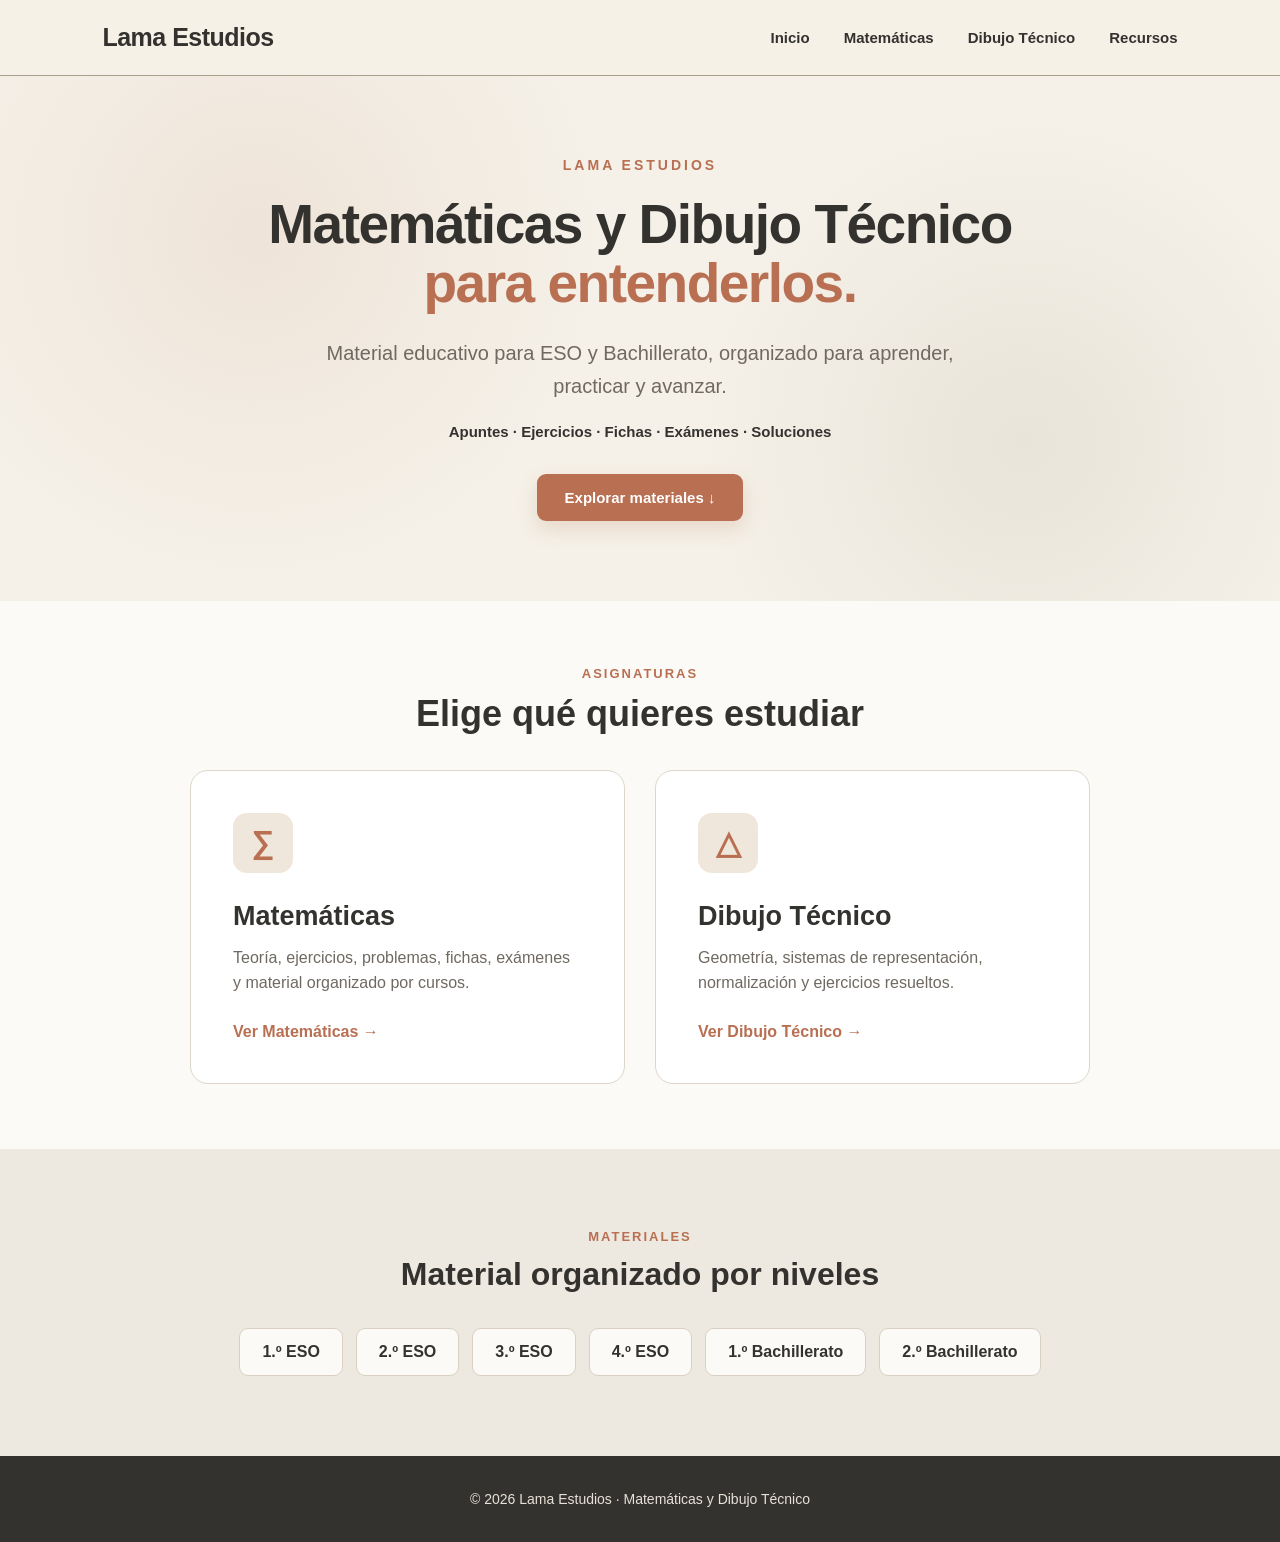
<file: index.html>
<!DOCTYPE html>
<html lang="es">

<head>
    <meta charset="UTF-8">
    <meta name="viewport" content="width=device-width, initial-scale=1.0">

    <title>Lama Estudios | Matemáticas y Dibujo Técnico</title>

    <link rel="stylesheet" href="styles.css">

    <style>

        /* =========================
           PORTADA
        ========================== */

        .hero {
            min-height: 440px;
            padding: 80px 20px;
            display: flex;
            align-items: center;
            justify-content: center;
            text-align: center;

            background:
                radial-gradient(
                    circle at 20% 30%,
                    var(--acento-transparente) 0%,
                    transparent 32%
                ),
                radial-gradient(
                    circle at 80% 70%,
                    var(--secundario-transparente) 0%,
                    transparent 30%
                ),
                var(--fondo);
        }

        .hero-contenido {
            max-width: 900px;
        }

        .marca {
            display: inline-block;
            color: var(--acento);
            font-size: 14px;
            font-weight: 800;
            letter-spacing: 3px;
            margin-bottom: 22px;
        }

        .hero h1 {
            font-size: 55px;
            line-height: 1.08;
            color: var(--texto);
            letter-spacing: -1.5px;
            margin-bottom: 23px;
        }

        .hero h1 span {
            color: var(--acento);
        }

        .hero-descripcion {
            max-width: 700px;
            margin: 0 auto;
            font-size: 20px;
            line-height: 1.65;
            color: var(--texto-suave);
        }

        .tipos-material {
            margin-top: 20px;
            color: var(--texto);
            font-size: 15px;
            font-weight: 600;
        }

        .boton {
            display: inline-block;
            margin-top: 34px;
            padding: 15px 28px;
            background: var(--acento);
            color: var(--blanco);
            text-decoration: none;
            border-radius: 9px;
            font-size: 15px;
            font-weight: 700;
            box-shadow: 0 8px 20px var(--sombra-acento);
            transition: 0.2s;
        }

        .boton:hover {
            background: var(--acento-hover);
            transform: translateY(-2px);
        }


        /* =========================
           ASIGNATURAS
        ========================== */

        .asignaturas {
            padding: 65px 8%;
            background: var(--superficie);
            text-align: center;
        }

        .titulo-seccion {
            font-size: 13px;
            font-weight: 800;
            letter-spacing: 2px;
            color: var(--acento);
            margin-bottom: 12px;
        }

        .asignaturas h2 {
            font-size: 36px;
            color: var(--texto);
            margin-bottom: 35px;
        }

        .tarjetas {
            display: grid;
            grid-template-columns: repeat(2, 1fr);
            gap: 30px;
            max-width: 900px;
            margin: auto;
        }

        .tarjeta {
            position: relative;
            overflow: hidden;
            min-height: 290px;
            padding: 42px;
            background: var(--blanco);
            border: 1px solid var(--borde);
            border-radius: 18px;
            text-align: left;
            transition: 0.25s;
        }

        .tarjeta:hover {
            transform: translateY(-6px);
            box-shadow: 0 18px 40px var(--sombra-tarjeta);
            border-color: var(--secundario);
        }

        .simbolo {
            width: 60px;
            height: 60px;
            display: flex;
            align-items: center;
            justify-content: center;
            border-radius: 14px;
            background: var(--fondo-icono);
            color: var(--acento);
            font-size: 32px;
            font-weight: bold;
            margin-bottom: 28px;
        }

        .tarjeta h3 {
            font-size: 27px;
            color: var(--texto);
            margin-bottom: 13px;
        }

        .tarjeta p {
            color: var(--texto-suave);
            line-height: 1.6;
            margin-bottom: 27px;
        }

        .tarjeta a {
            color: var(--acento);
            text-decoration: none;
            font-weight: 700;
        }


        /* =========================
           NIVELES
        ========================== */

        .niveles {
            padding: 80px 8%;
            background: var(--fondo-suave);
            text-align: center;
        }

        .niveles h2 {
            color: var(--texto);
            font-size: 32px;
            margin-bottom: 35px;
        }

        .lista-niveles {
            display: flex;
            flex-wrap: wrap;
            justify-content: center;
            gap: 13px;
        }

        .nivel {
            background: var(--superficie);
            border: 1px solid var(--borde-suave);
            padding: 14px 22px;
            border-radius: 9px;
            color: var(--texto);
            font-weight: 700;
            transition: 0.2s;
        }

        .nivel:hover {
            color: var(--acento);
            border-color: var(--acento);
        }


        /* =========================
           MÓVIL - PORTADA
        ========================== */

        @media (max-width: 750px) {

            .hero {
                min-height: 500px;
                padding: 70px 22px;
            }

            .hero h1 {
                font-size: 39px;
            }

            .hero-descripcion {
                font-size: 17px;
            }

            .tarjetas {
                grid-template-columns: 1fr;
            }

            .asignaturas h2 {
                font-size: 30px;
            }
        }

    </style>
</head>


<body>

    <!-- CABECERA -->

    <header>

        <div class="logo">
            Lama Estudios
        </div>

        <nav>
            <a href="#">Inicio</a>
            <a href="matematicas.html">Matemáticas</a>
            <a href="#dibujo">Dibujo Técnico</a>
            <a href="#materiales">Recursos</a>
        </nav>

    </header>


    <main>

        <!-- PORTADA -->

        <section class="hero">

            <div class="hero-contenido">

                <div class="marca">
                    LAMA ESTUDIOS
                </div>

                <h1>
                    Matemáticas y Dibujo Técnico<br>
                    <span>para entenderlos.</span>
                </h1>

                <p class="hero-descripcion">
                    Material educativo para ESO y Bachillerato,
                    organizado para aprender, practicar y avanzar.
                </p>

                <p class="tipos-material">
                    Apuntes · Ejercicios · Fichas · Exámenes · Soluciones
                </p>

                <a href="#asignaturas" class="boton">
                    Explorar materiales ↓
                </a>

            </div>

        </section>


        <!-- ASIGNATURAS -->

        <section class="asignaturas" id="asignaturas">

            <div class="titulo-seccion">
                ASIGNATURAS
            </div>

            <h2>
                Elige qué quieres estudiar
            </h2>

            <div class="tarjetas">


                <!-- MATEMÁTICAS -->

                <div class="tarjeta" id="matematicas">

                    <div class="simbolo">
                        ∑
                    </div>

                    <h3>
                        Matemáticas
                    </h3>

                    <p>
                        Teoría, ejercicios, problemas, fichas,
                        exámenes y material organizado por cursos.
                    </p>

                    <a href="matematicas.html">
                        Ver Matemáticas →
                    </a>

                </div>


                <!-- DIBUJO TÉCNICO -->

                <div class="tarjeta" id="dibujo">

                    <div class="simbolo">
                        △
                    </div>

                    <h3>
                        Dibujo Técnico
                    </h3>

                    <p>
                        Geometría, sistemas de representación,
                        normalización y ejercicios resueltos.
                    </p>

                    <a href="#">
                        Ver Dibujo Técnico →
                    </a>

                </div>


            </div>

        </section>


        <!-- NIVELES -->

        <section class="niveles" id="materiales">

            <div class="titulo-seccion">
                MATERIALES
            </div>

            <h2>
                Material organizado por niveles
            </h2>

            <div class="lista-niveles">

                <div class="nivel">1.º ESO</div>
                <div class="nivel">2.º ESO</div>
                <div class="nivel">3.º ESO</div>
                <div class="nivel">4.º ESO</div>
                <div class="nivel">1.º Bachillerato</div>
                <div class="nivel">2.º Bachillerato</div>

            </div>

        </section>

    </main>


    <!-- PIE -->

    <footer>
        © 2026 Lama Estudios · Matemáticas y Dibujo Técnico
    </footer>

</body>

</html>
</file>
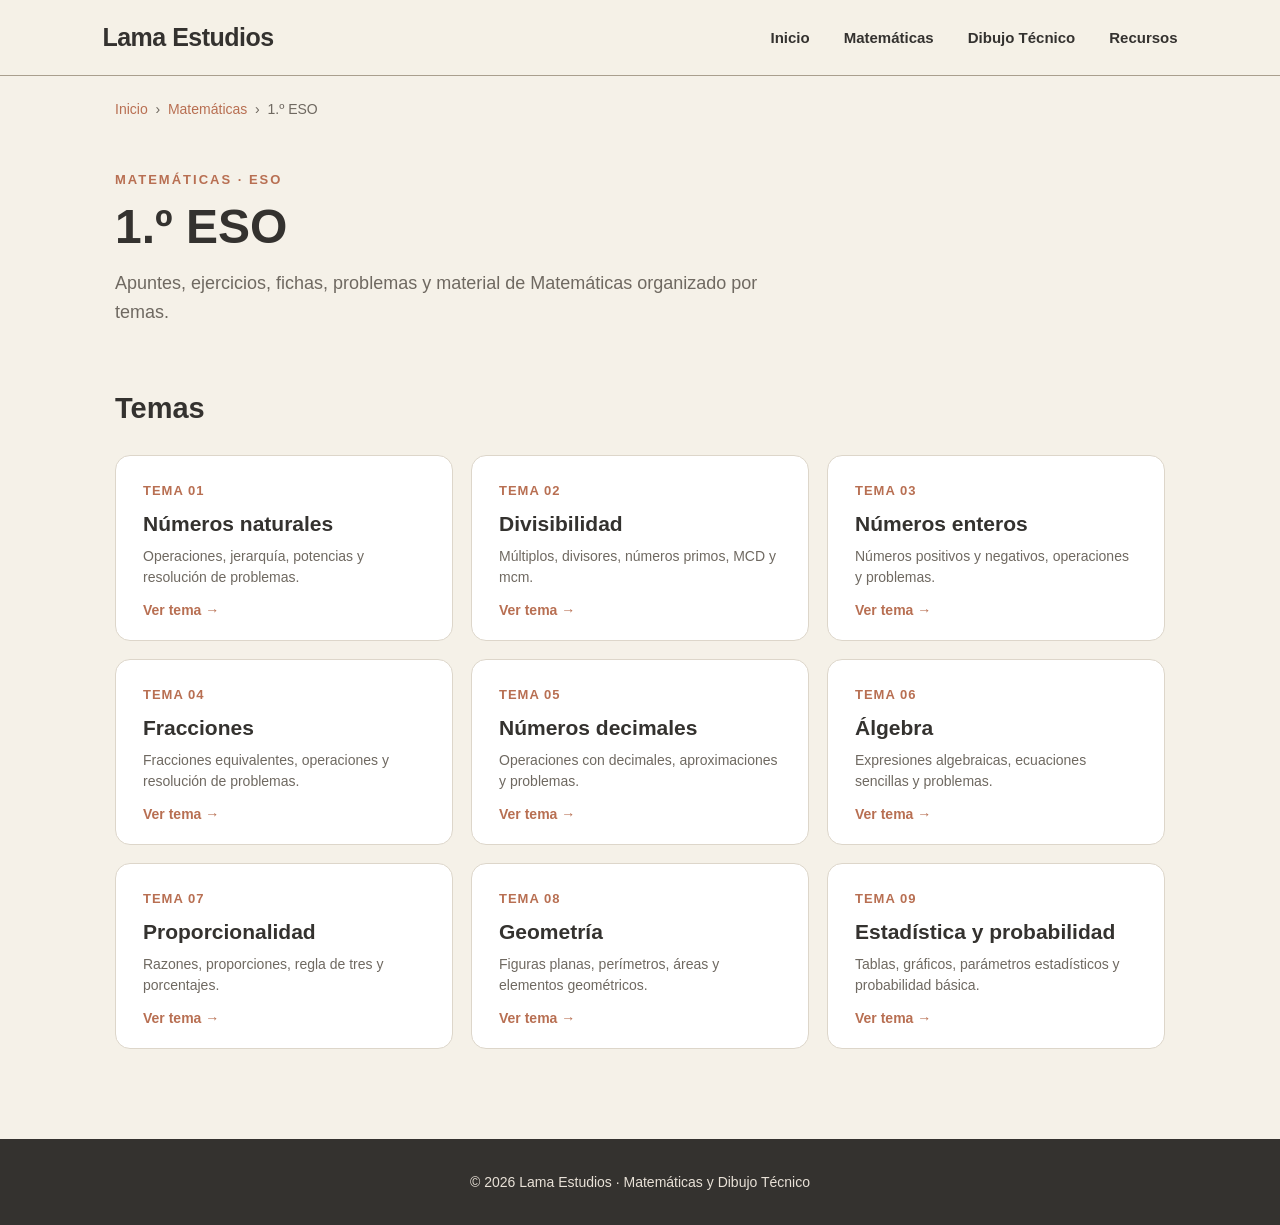
<file: 1eso.html>
<!DOCTYPE html>
<html lang="es">

<head>
    <meta charset="UTF-8">
    <meta name="viewport" content="width=device-width, initial-scale=1.0">

    <title>1.º ESO Matemáticas | Lama Estudios</title>

    <link rel="stylesheet" href="styles.css">

    <style>

        /* =========================
           MIGAS DE PAN
        ========================== */

        .breadcrumb {
            max-width: 1100px;
            margin: auto;
            padding: 25px 25px 0;
            font-size: 14px;
            color: var(--texto-suave);
        }

        .breadcrumb a {
            color: var(--acento);
            text-decoration: none;
        }


        /* =========================
           PRESENTACIÓN
        ========================== */

        .intro {
            max-width: 1100px;
            margin: auto;
            padding: 55px 25px 55px;
        }

        .etiqueta {
            color: var(--acento);
            font-size: 13px;
            font-weight: 800;
            letter-spacing: 2px;
            margin-bottom: 12px;
        }

        .intro h1 {
            color: var(--texto);
            font-size: 48px;
            margin-bottom: 15px;
        }

        .intro p {
            color: var(--texto-suave);
            font-size: 18px;
            line-height: 1.6;
            max-width: 700px;
        }


        /* =========================
           TEMAS
        ========================== */

        .contenido {
            max-width: 1100px;
            margin: auto;
            padding: 10px 25px 90px;
        }

        .contenido h2 {
            color: var(--texto);
            font-size: 29px;
            margin-bottom: 30px;
        }

        .temas {
            display: grid;
            grid-template-columns: repeat(3, 1fr);
            gap: 18px;
        }

        .tema {
            display: block;
            position: relative;
            min-height: 180px;
            padding: 27px;
            background: var(--blanco);
            border: 1px solid var(--borde);
            border-radius: 15px;
            text-decoration: none;
            transition: 0.2s;
        }

        .tema:hover {
            transform: translateY(-4px);
            border-color: var(--acento);
            box-shadow: 0 12px 25px var(--sombra-tarjeta);
        }

        .numero-tema {
            color: var(--acento);
            font-size: 13px;
            font-weight: 800;
            letter-spacing: 1px;
            margin-bottom: 14px;
        }

        .tema h3 {
            color: var(--texto);
            font-size: 21px;
            margin-bottom: 10px;
        }

        .tema p {
            color: var(--texto-suave);
            font-size: 14px;
            line-height: 1.5;
            padding-bottom: 25px;
        }

        .flecha {
            position: absolute;
            bottom: 22px;
            left: 27px;
            color: var(--acento);
            font-weight: 700;
            font-size: 14px;
        }


        /* =========================
           RESPONSIVE 1.º ESO
        ========================== */

        @media (max-width: 850px) {

            .temas {
                grid-template-columns: repeat(2, 1fr);
            }

        }

        @media (max-width: 600px) {

            .intro h1 {
                font-size: 38px;
            }

            .temas {
                grid-template-columns: 1fr;
            }

        }

    </style>

</head>

<body>

    <header>

        <div class="logo">
            <a href="index.html">Lama Estudios</a>
        </div>

        <nav>
            <a href="index.html">Inicio</a>
            <a href="matematicas.html">Matemáticas</a>
            <a href="#">Dibujo Técnico</a>
            <a href="#">Recursos</a>
        </nav>

    </header>


    <main>

        <!-- RUTA -->

        <div class="breadcrumb">
            <a href="index.html">Inicio</a>
            &nbsp;›&nbsp;
            <a href="matematicas.html">Matemáticas</a>
            &nbsp;›&nbsp;
            1.º ESO
        </div>


        <!-- PRESENTACIÓN -->

        <section class="intro">

            <div class="etiqueta">
                MATEMÁTICAS · ESO
            </div>

            <h1>1.º ESO</h1>

            <p>
                Apuntes, ejercicios, fichas, problemas y material
                de Matemáticas organizado por temas.
            </p>

        </section>


        <!-- TEMAS -->

        <section class="contenido">

            <h2>Temas</h2>

            <div class="temas">


                <a class="tema" href="#">
                    <div class="numero-tema">TEMA 01</div>
                    <h3>Números naturales</h3>
                    <p>
                        Operaciones, jerarquía, potencias
                        y resolución de problemas.
                    </p>
                    <div class="flecha">Ver tema →</div>
                </a>


                <a class="tema" href="#">
                    <div class="numero-tema">TEMA 02</div>
                    <h3>Divisibilidad</h3>
                    <p>
                        Múltiplos, divisores, números primos,
                        MCD y mcm.
                    </p>
                    <div class="flecha">Ver tema →</div>
                </a>


                <a class="tema" href="#">
                    <div class="numero-tema">TEMA 03</div>
                    <h3>Números enteros</h3>
                    <p>
                        Números positivos y negativos,
                        operaciones y problemas.
                    </p>
                    <div class="flecha">Ver tema →</div>
                </a>


                <a class="tema" href="#">
                    <div class="numero-tema">TEMA 04</div>
                    <h3>Fracciones</h3>
                    <p>
                        Fracciones equivalentes, operaciones
                        y resolución de problemas.
                    </p>
                    <div class="flecha">Ver tema →</div>
                </a>


                <a class="tema" href="#">
                    <div class="numero-tema">TEMA 05</div>
                    <h3>Números decimales</h3>
                    <p>
                        Operaciones con decimales,
                        aproximaciones y problemas.
                    </p>
                    <div class="flecha">Ver tema →</div>
                </a>


                <a class="tema" href="#">
                    <div class="numero-tema">TEMA 06</div>
                    <h3>Álgebra</h3>
                    <p>
                        Expresiones algebraicas,
                        ecuaciones sencillas y problemas.
                    </p>
                    <div class="flecha">Ver tema →</div>
                </a>


                <a class="tema" href="#">
                    <div class="numero-tema">TEMA 07</div>
                    <h3>Proporcionalidad</h3>
                    <p>
                        Razones, proporciones,
                        regla de tres y porcentajes.
                    </p>
                    <div class="flecha">Ver tema →</div>
                </a>


                <a class="tema" href="#">
                    <div class="numero-tema">TEMA 08</div>
                    <h3>Geometría</h3>
                    <p>
                        Figuras planas, perímetros,
                        áreas y elementos geométricos.
                    </p>
                    <div class="flecha">Ver tema →</div>
                </a>


                <a class="tema" href="#">
                    <div class="numero-tema">TEMA 09</div>
                    <h3>Estadística y probabilidad</h3>
                    <p>
                        Tablas, gráficos, parámetros estadísticos
                        y probabilidad básica.
                    </p>
                    <div class="flecha">Ver tema →</div>
                </a>


            </div>

        </section>

    </main>


    <footer>
        © 2026 Lama Estudios · Matemáticas y Dibujo Técnico
    </footer>

</body>

</html>
</file>
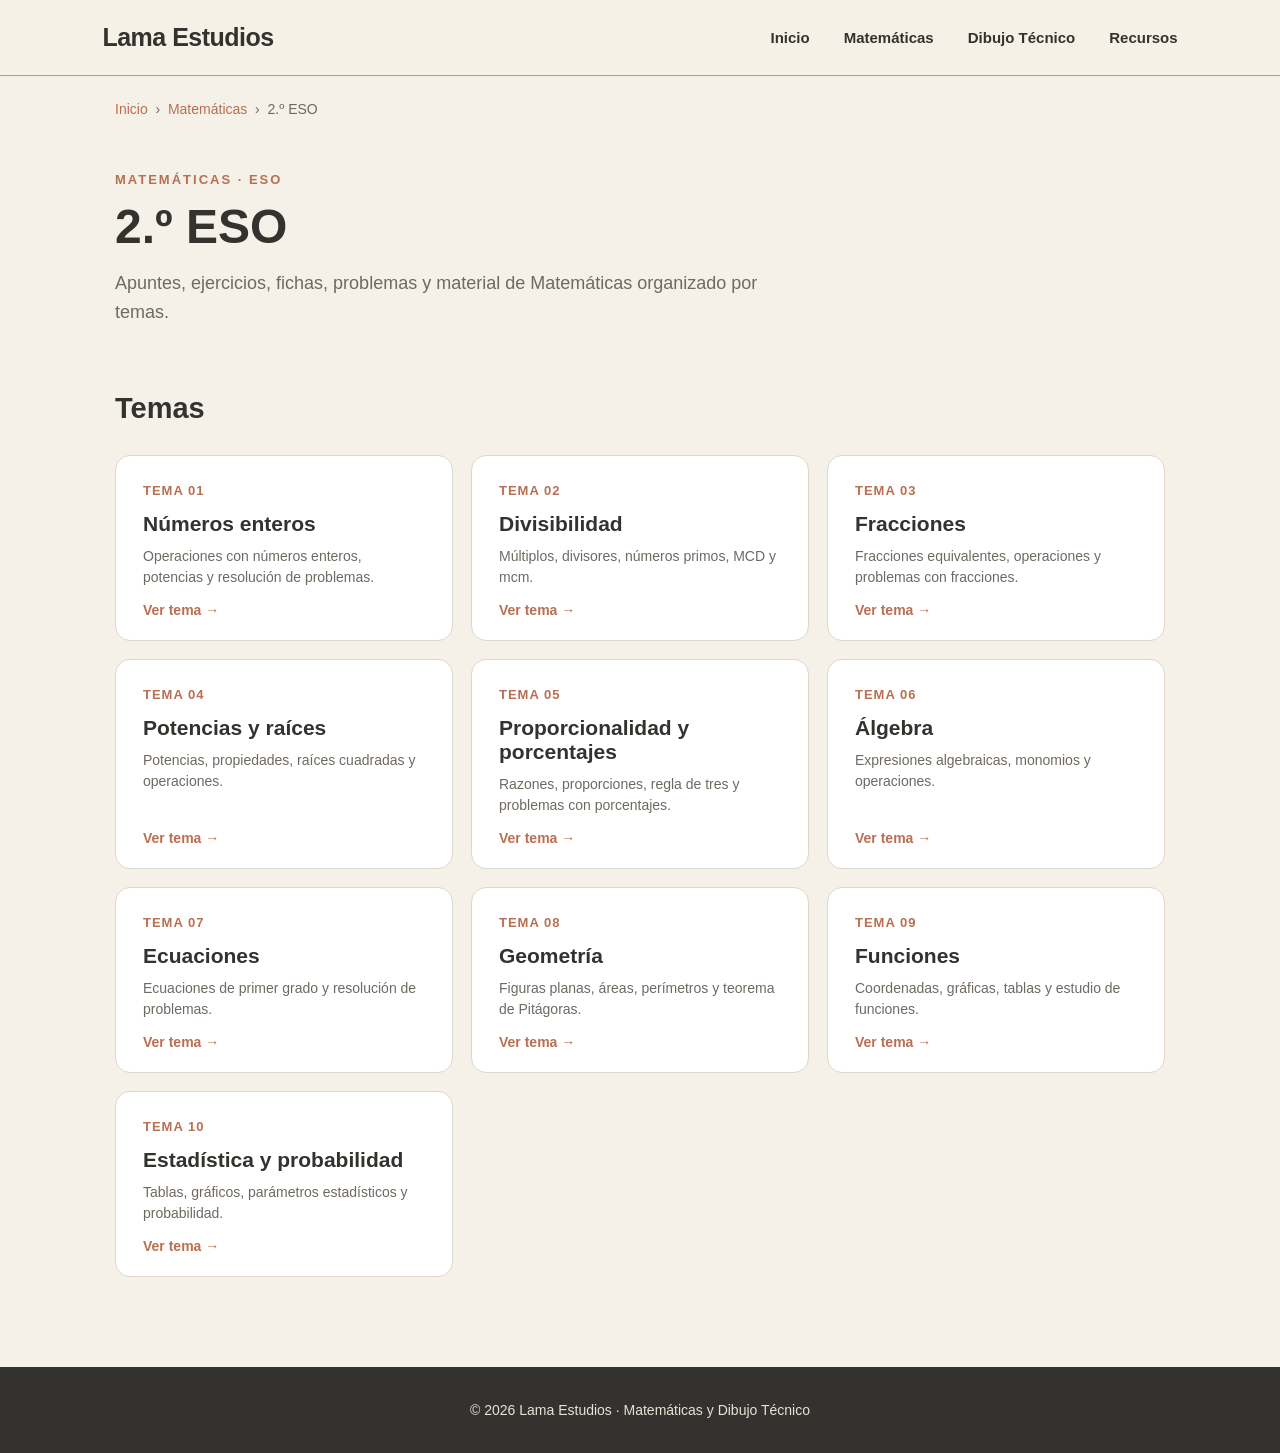
<file: 2eso.html>
<!DOCTYPE html>
<html lang="es">

<head>
    <meta charset="UTF-8">
    <meta name="viewport" content="width=device-width, initial-scale=1.0">

    <title>2.º ESO Matemáticas | Lama Estudios</title>

    <link rel="stylesheet" href="styles.css">

    <style>

        /* =========================
           MIGAS DE PAN
        ========================== */

        .breadcrumb {
            max-width: 1100px;
            margin: auto;
            padding: 25px 25px 0;
            font-size: 14px;
            color: var(--texto-suave);
        }

        .breadcrumb a {
            color: var(--acento);
            text-decoration: none;
        }


        /* =========================
           PRESENTACIÓN
        ========================== */

        .intro {
            max-width: 1100px;
            margin: auto;
            padding: 55px 25px 55px;
        }

        .etiqueta {
            color: var(--acento);
            font-size: 13px;
            font-weight: 800;
            letter-spacing: 2px;
            margin-bottom: 12px;
        }

        .intro h1 {
            color: var(--texto);
            font-size: 48px;
            margin-bottom: 15px;
        }

        .intro p {
            color: var(--texto-suave);
            font-size: 18px;
            line-height: 1.6;
            max-width: 700px;
        }


        /* =========================
           TEMAS
        ========================== */

        .contenido {
            max-width: 1100px;
            margin: auto;
            padding: 10px 25px 90px;
        }

        .contenido h2 {
            color: var(--texto);
            font-size: 29px;
            margin-bottom: 30px;
        }

        .temas {
            display: grid;
            grid-template-columns: repeat(3, 1fr);
            gap: 18px;
        }

        .tema {
            display: block;
            position: relative;
            min-height: 180px;
            padding: 27px;
            background: var(--blanco);
            border: 1px solid var(--borde);
            border-radius: 15px;
            text-decoration: none;
            transition: 0.2s;
        }

        .tema:hover {
            transform: translateY(-4px);
            border-color: var(--acento);
            box-shadow: 0 12px 25px var(--sombra-tarjeta);
        }

        .numero-tema {
            color: var(--acento);
            font-size: 13px;
            font-weight: 800;
            letter-spacing: 1px;
            margin-bottom: 14px;
        }

        .tema h3 {
            color: var(--texto);
            font-size: 21px;
            margin-bottom: 10px;
        }

        .tema p {
            color: var(--texto-suave);
            font-size: 14px;
            line-height: 1.5;
            padding-bottom: 25px;
        }

        .flecha {
            position: absolute;
            bottom: 22px;
            left: 27px;
            color: var(--acento);
            font-weight: 700;
            font-size: 14px;
        }


        /* =========================
           RESPONSIVE 2.º ESO
        ========================== */

        @media (max-width: 850px) {

            .temas {
                grid-template-columns: repeat(2, 1fr);
            }

        }

        @media (max-width: 600px) {

            .intro h1 {
                font-size: 38px;
            }

            .temas {
                grid-template-columns: 1fr;
            }

        }

    </style>

</head>

<body>

    <header>

        <div class="logo">
            <a href="index.html">Lama Estudios</a>
        </div>

        <nav>
            <a href="index.html">Inicio</a>
            <a href="matematicas.html">Matemáticas</a>
            <a href="#">Dibujo Técnico</a>
            <a href="#">Recursos</a>
        </nav>

    </header>


    <main>

        <!-- RUTA -->

        <div class="breadcrumb">
            <a href="index.html">Inicio</a>
            &nbsp;›&nbsp;
            <a href="matematicas.html">Matemáticas</a>
            &nbsp;›&nbsp;
            2.º ESO
        </div>


        <!-- PRESENTACIÓN -->

        <section class="intro">

            <div class="etiqueta">
                MATEMÁTICAS · ESO
            </div>

            <h1>2.º ESO</h1>

            <p>
                Apuntes, ejercicios, fichas, problemas y material
                de Matemáticas organizado por temas.
            </p>

        </section>


        <!-- TEMAS -->

        <section class="contenido">

            <h2>Temas</h2>

            <div class="temas">


                <a class="tema" href="#">
                    <div class="numero-tema">TEMA 01</div>
                    <h3>Números enteros</h3>
                    <p>
                        Operaciones con números enteros,
                        potencias y resolución de problemas.
                    </p>
                    <div class="flecha">Ver tema →</div>
                </a>


                <a class="tema" href="#">
                    <div class="numero-tema">TEMA 02</div>
                    <h3>Divisibilidad</h3>
                    <p>
                        Múltiplos, divisores, números primos,
                        MCD y mcm.
                    </p>
                    <div class="flecha">Ver tema →</div>
                </a>


                <a class="tema" href="#">
                    <div class="numero-tema">TEMA 03</div>
                    <h3>Fracciones</h3>
                    <p>
                        Fracciones equivalentes, operaciones
                        y problemas con fracciones.
                    </p>
                    <div class="flecha">Ver tema →</div>
                </a>


                <a class="tema" href="#">
                    <div class="numero-tema">TEMA 04</div>
                    <h3>Potencias y raíces</h3>
                    <p>
                        Potencias, propiedades,
                        raíces cuadradas y operaciones.
                    </p>
                    <div class="flecha">Ver tema →</div>
                </a>


                <a class="tema" href="#">
                    <div class="numero-tema">TEMA 05</div>
                    <h3>Proporcionalidad y porcentajes</h3>
                    <p>
                        Razones, proporciones, regla de tres
                        y problemas con porcentajes.
                    </p>
                    <div class="flecha">Ver tema →</div>
                </a>


                <a class="tema" href="#">
                    <div class="numero-tema">TEMA 06</div>
                    <h3>Álgebra</h3>
                    <p>
                        Expresiones algebraicas,
                        monomios y operaciones.
                    </p>
                    <div class="flecha">Ver tema →</div>
                </a>


                <a class="tema" href="#">
                    <div class="numero-tema">TEMA 07</div>
                    <h3>Ecuaciones</h3>
                    <p>
                        Ecuaciones de primer grado
                        y resolución de problemas.
                    </p>
                    <div class="flecha">Ver tema →</div>
                </a>


                <a class="tema" href="#">
                    <div class="numero-tema">TEMA 08</div>
                    <h3>Geometría</h3>
                    <p>
                        Figuras planas, áreas, perímetros
                        y teorema de Pitágoras.
                    </p>
                    <div class="flecha">Ver tema →</div>
                </a>


                <a class="tema" href="#">
                    <div class="numero-tema">TEMA 09</div>
                    <h3>Funciones</h3>
                    <p>
                        Coordenadas, gráficas,
                        tablas y estudio de funciones.
                    </p>
                    <div class="flecha">Ver tema →</div>
                </a>


                <a class="tema" href="#">
                    <div class="numero-tema">TEMA 10</div>
                    <h3>Estadística y probabilidad</h3>
                    <p>
                        Tablas, gráficos, parámetros estadísticos
                        y probabilidad.
                    </p>
                    <div class="flecha">Ver tema →</div>
                </a>


            </div>

        </section>

    </main>


    <footer>
        © 2026 Lama Estudios · Matemáticas y Dibujo Técnico
    </footer>

</body>

</html>
</file>
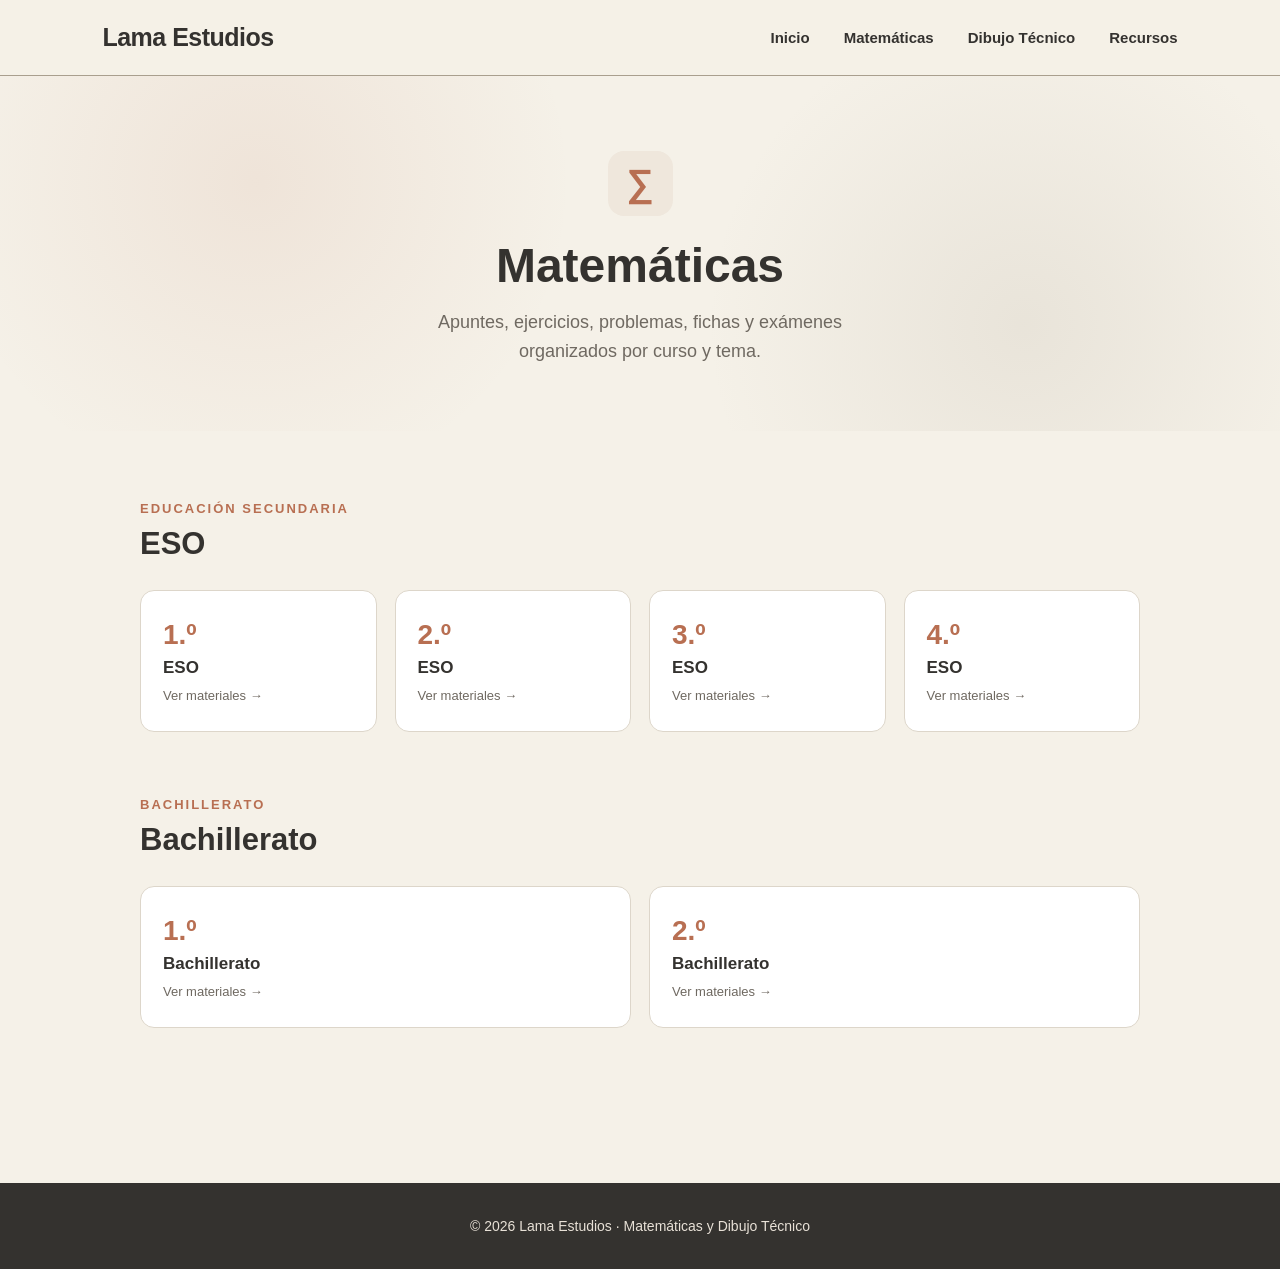
<file: matematicas.html>
<!DOCTYPE html>
<html lang="es">

<head>
    <meta charset="UTF-8">
    <meta name="viewport" content="width=device-width, initial-scale=1.0">

    <title>Matemáticas | Lama Estudios</title>

    <link rel="stylesheet" href="styles.css">

    <style>

        /* =========================
           CABECERA MATEMÁTICAS
        ========================== */

        .intro {
            padding: 75px 20px 65px;
            text-align: center;

            background:
                radial-gradient(
                    circle at 20% 30%,
                    var(--acento-transparente) 0%,
                    transparent 30%
                ),
                radial-gradient(
                    circle at 80% 70%,
                    var(--secundario-transparente) 0%,
                    transparent 30%
                ),
                var(--fondo);
        }

        .simbolo-principal {
            width: 65px;
            height: 65px;
            margin: 0 auto 22px;
            display: flex;
            align-items: center;
            justify-content: center;
            background: var(--fondo-icono);
            border-radius: 16px;
            color: var(--acento);
            font-size: 38px;
            font-weight: bold;
        }

        .intro h1 {
            font-size: 48px;
            color: var(--texto);
            margin-bottom: 15px;
        }

        .intro p {
            font-size: 18px;
            color: var(--texto-suave);
            line-height: 1.6;
        }


        /* =========================
           CURSOS
        ========================== */

        .cursos {
            max-width: 1050px;
            margin: auto;
            padding: 70px 25px 90px;
        }

        .bloque {
            margin-bottom: 65px;
        }

        .etiqueta {
            color: var(--acento);
            font-size: 13px;
            font-weight: 800;
            letter-spacing: 2px;
            margin-bottom: 10px;
        }

        .bloque h2 {
            color: var(--texto);
            font-size: 31px;
            margin-bottom: 28px;
        }

        .rejilla {
            display: grid;
            grid-template-columns: repeat(4, 1fr);
            gap: 18px;
        }

        .curso {
            background: var(--blanco);
            border: 1px solid var(--borde);
            border-radius: 14px;
            padding: 28px 22px;
            text-decoration: none;
            transition: 0.2s;
        }

        .curso:hover {
            transform: translateY(-4px);
            border-color: var(--acento);
            box-shadow: 0 12px 25px var(--sombra-tarjeta);
        }

        .numero {
            font-size: 28px;
            font-weight: 800;
            color: var(--acento);
            margin-bottom: 7px;
        }

        .nombre {
            color: var(--texto);
            font-weight: 700;
            font-size: 17px;
        }

        .descripcion {
            color: var(--texto-suave);
            font-size: 13px;
            margin-top: 10px;
        }


        /* =========================
           BACHILLERATO
        ========================== */

        .rejilla-bach {
            display: grid;
            grid-template-columns: repeat(2, 1fr);
            gap: 18px;
        }


        /* =========================
           RESPONSIVE MATEMÁTICAS
        ========================== */

        @media (max-width: 800px) {

            .intro h1 {
                font-size: 39px;
            }

            .rejilla {
                grid-template-columns: repeat(2, 1fr);
            }

            .rejilla-bach {
                grid-template-columns: 1fr;
            }
        }

        @media (max-width: 480px) {

            .rejilla {
                grid-template-columns: 1fr;
            }
        }

    </style>

</head>

<body>

    <header>

        <div class="logo">
            <a href="index.html">Lama Estudios</a>
        </div>

        <nav>
            <a href="index.html">Inicio</a>
            <a href="matematicas.html">Matemáticas</a>
            <a href="#">Dibujo Técnico</a>
            <a href="#">Recursos</a>
        </nav>

    </header>


    <main>

        <section class="intro">

            <div class="simbolo-principal">∑</div>

            <h1>Matemáticas</h1>

            <p>
                Apuntes, ejercicios, problemas, fichas y exámenes<br>
                organizados por curso y tema.
            </p>

        </section>


        <section class="cursos">

            <!-- ESO -->

            <div class="bloque">

                <div class="etiqueta">EDUCACIÓN SECUNDARIA</div>

                <h2>ESO</h2>

                <div class="rejilla">

                    <a class="curso" href="1eso.html">
                        <div class="numero">1.º</div>
                        <div class="nombre">ESO</div>
                        <div class="descripcion">Ver materiales →</div>
                    </a>

                    <a class="curso" href="2eso.html">
                        <div class="numero">2.º</div>
                        <div class="nombre">ESO</div>
                        <div class="descripcion">Ver materiales →</div>
                    </a>

                    <a class="curso" href="3eso.html">
                        <div class="numero">3.º</div>
                        <div class="nombre">ESO</div>
                        <div class="descripcion">Ver materiales →</div>
                    </a>

                    <a class="curso" href="4eso.html">
                        <div class="numero">4.º</div>
                        <div class="nombre">ESO</div>
                        <div class="descripcion">Ver materiales →</div>
                    </a>

                </div>

            </div>


            <!-- BACHILLERATO -->

            <div class="bloque">

                <div class="etiqueta">BACHILLERATO</div>

                <h2>Bachillerato</h2>

                <div class="rejilla-bach">

                    <a class="curso" href="1bach.html">
                        <div class="numero">1.º</div>
                        <div class="nombre">Bachillerato</div>
                        <div class="descripcion">Ver materiales →</div>
                    </a>

                    <a class="curso" href="2bach.html">
                        <div class="numero">2.º</div>
                        <div class="nombre">Bachillerato</div>
                        <div class="descripcion">Ver materiales →</div>
                    </a>

                </div>

            </div>

        </section>

    </main>


    <footer>
        © 2026 Lama Estudios · Matemáticas y Dibujo Técnico
    </footer>

</body>

</html>
</file>
<file: styles.css>
:root {

    /* =========================
       PALETA PRINCIPAL
    ========================== */

    --fondo: #F5F1E8;
    --texto: #34322F;
    --secundario: #A99F8E;
    --acento: #B86F52;


    /* =========================
       COLORES DERIVADOS
    ========================== */

    --texto-suave: #6F6961;

    --blanco: #FFFFFF;
    --superficie: #FCFAF6;

    --fondo-suave: #EEE9E0;
    --fondo-icono: #EFE7DC;

    --borde: #DDD6CA;
    --borde-suave: #D8D0C3;

    --acento-hover: #9F5E45;

    --texto-footer: #E8E1D7;


    /* =========================
       SOMBRAS
    ========================== */

    --sombra-acento: rgba(184, 111, 82, 0.20);
    --sombra-tarjeta: rgba(52, 50, 47, 0.10);


    /* =========================
       FONDOS TRANSPARENTES
    ========================== */

    --cabecera-transparente: rgba(245, 241, 232, 0.96);
    --acento-transparente: rgba(184, 111, 82, 0.10);
    --secundario-transparente: rgba(169, 159, 142, 0.16);
}


/* =====================================================
   ESTILOS GENERALES
===================================================== */

* {
    margin: 0;
    padding: 0;
    box-sizing: border-box;
}

html {
    scroll-behavior: smooth;
}

body {
    font-family: Arial, Helvetica, sans-serif;
    background: var(--fondo);
    color: var(--texto);
}


/* =====================================================
   CABECERA GLOBAL
===================================================== */

header {
    height: 76px;
    padding: 0 8%;

    display: flex;
    justify-content: space-between;
    align-items: center;

    background: var(--cabecera-transparente);
    border-bottom: 1px solid var(--secundario);

    position: sticky;
    top: 0;
    z-index: 100;
}


/* =====================================================
   LOGO / NOMBRE DE LA WEB
===================================================== */

.logo {
    font-size: 25px;
    font-weight: 800;
    color: var(--texto);
    letter-spacing: -0.5px;
}

.logo a {
    text-decoration: none;
    color: inherit;
    font-size: inherit;
    font-weight: inherit;
    letter-spacing: inherit;
}


/* =====================================================
   MENÚ DE NAVEGACIÓN
===================================================== */

nav {
    display: flex;
    gap: 34px;
}

nav a {
    text-decoration: none;
    color: var(--texto);
    font-size: 15px;
    font-weight: 600;
    transition: 0.2s;
}

nav a:hover {
    color: var(--acento);
}


/* =====================================================
   PIE DE PÁGINA
===================================================== */

footer {
    background: var(--texto);
    color: var(--texto-footer);
    padding: 35px 8%;
    text-align: center;
    font-size: 14px;
}


/* =====================================================
   CABECERA Y MENÚ EN MÓVIL
===================================================== */

@media (max-width: 750px) {

    header {
        height: auto;
        padding: 20px;
        flex-direction: column;
        gap: 18px;
    }

    nav {
        gap: 16px;
        flex-wrap: wrap;
        justify-content: center;
    }

    nav a {
        font-size: 13px;
    }
}
</file>
